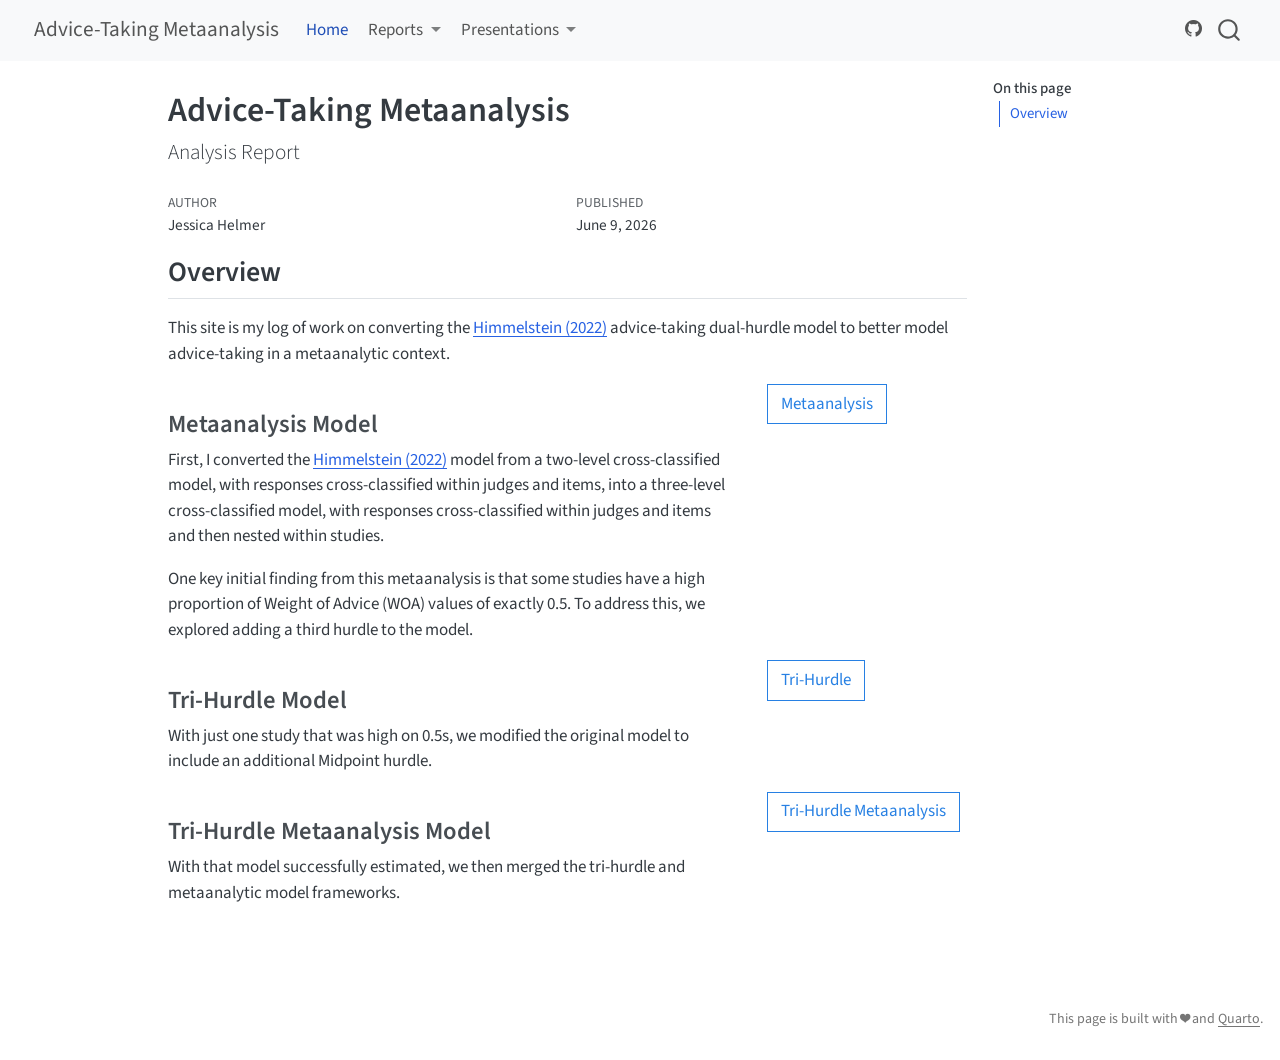
<file: docs/index.html>
<!DOCTYPE html>
<html xmlns="http://www.w3.org/1999/xhtml" lang="en" xml:lang="en"><head>

<meta charset="utf-8">
<meta name="generator" content="quarto-1.8.25">

<meta name="viewport" content="width=device-width, initial-scale=1.0, user-scalable=yes">

<meta name="author" content="Jessica Helmer">
<meta name="dcterms.date" content="2026-06-09">

<title>Advice-Taking Metaanalysis</title>
<style>
code{white-space: pre-wrap;}
span.smallcaps{font-variant: small-caps;}
div.columns{display: flex; gap: min(4vw, 1.5em);}
div.column{flex: auto; overflow-x: auto;}
div.hanging-indent{margin-left: 1.5em; text-indent: -1.5em;}
ul.task-list{list-style: none;}
ul.task-list li input[type="checkbox"] {
  width: 0.8em;
  margin: 0 0.8em 0.2em -1em; /* quarto-specific, see https://github.com/quarto-dev/quarto-cli/issues/4556 */ 
  vertical-align: middle;
}
</style>


<script src="site_libs/quarto-nav/quarto-nav.js"></script>
<script src="site_libs/quarto-nav/headroom.min.js"></script>
<script src="site_libs/clipboard/clipboard.min.js"></script>
<script src="site_libs/quarto-search/autocomplete.umd.js"></script>
<script src="site_libs/quarto-search/fuse.min.js"></script>
<script src="site_libs/quarto-search/quarto-search.js"></script>
<meta name="quarto:offset" content="./">
<script src="site_libs/quarto-html/quarto.js" type="module"></script>
<script src="site_libs/quarto-html/tabsets/tabsets.js" type="module"></script>
<script src="site_libs/quarto-html/axe/axe-check.js" type="module"></script>
<script src="site_libs/quarto-html/popper.min.js"></script>
<script src="site_libs/quarto-html/tippy.umd.min.js"></script>
<script src="site_libs/quarto-html/anchor.min.js"></script>
<link href="site_libs/quarto-html/tippy.css" rel="stylesheet">
<link href="site_libs/quarto-html/quarto-syntax-highlighting-7b89279ff1a6dce999919e0e67d4d9ec.css" rel="stylesheet" id="quarto-text-highlighting-styles">
<script src="site_libs/bootstrap/bootstrap.min.js"></script>
<link href="site_libs/bootstrap/bootstrap-icons.css" rel="stylesheet">
<link href="site_libs/bootstrap/bootstrap-e31584831b205ffbb2d98406f31c2a5b.min.css" rel="stylesheet" append-hash="true" id="quarto-bootstrap" data-mode="light">
<script id="quarto-search-options" type="application/json">{
  "location": "navbar",
  "copy-button": false,
  "collapse-after": 3,
  "panel-placement": "end",
  "type": "overlay",
  "limit": 50,
  "keyboard-shortcut": [
    "f",
    "/",
    "s"
  ],
  "show-item-context": false,
  "language": {
    "search-no-results-text": "No results",
    "search-matching-documents-text": "matching documents",
    "search-copy-link-title": "Copy link to search",
    "search-hide-matches-text": "Hide additional matches",
    "search-more-match-text": "more match in this document",
    "search-more-matches-text": "more matches in this document",
    "search-clear-button-title": "Clear",
    "search-text-placeholder": "",
    "search-detached-cancel-button-title": "Cancel",
    "search-submit-button-title": "Submit",
    "search-label": "Search"
  }
}</script>


<link rel="stylesheet" href="styles.css">
</head>

<body class="nav-fixed quarto-light">

<div id="quarto-search-results"></div>
  <header id="quarto-header" class="headroom fixed-top">
    <nav class="navbar navbar-expand-lg " data-bs-theme="dark">
      <div class="navbar-container container-fluid">
      <div class="navbar-brand-container mx-auto">
    <a href="./index.html" class="navbar-brand navbar-brand-logo">
    </a>
    <a class="navbar-brand" href="./index.html">
    <span class="navbar-title">Advice-Taking Metaanalysis</span>
    </a>
  </div>
            <div id="quarto-search" class="" title="Search"></div>
          <button class="navbar-toggler" type="button" data-bs-toggle="collapse" data-bs-target="#navbarCollapse" aria-controls="navbarCollapse" role="menu" aria-expanded="false" aria-label="Toggle navigation" onclick="if (window.quartoToggleHeadroom) { window.quartoToggleHeadroom(); }">
  <span class="navbar-toggler-icon"></span>
</button>
          <div class="collapse navbar-collapse" id="navbarCollapse">
            <ul class="navbar-nav navbar-nav-scroll me-auto">
  <li class="nav-item">
    <a class="nav-link active" href="./index.html" aria-current="page"> 
<span class="menu-text">Home</span></a>
  </li>  
  <li class="nav-item dropdown ">
    <a class="nav-link dropdown-toggle" href="#" id="nav-menu-reports" role="link" data-bs-toggle="dropdown" aria-expanded="false">
 <span class="menu-text">Reports</span>
    </a>
    <ul class="dropdown-menu" aria-labelledby="nav-menu-reports">    
        <li>
    <a class="dropdown-item" href="./reports/metaanalysis_report.html">
 <span class="dropdown-text">Metaanalysis Model</span></a>
  </li>  
        <li>
    <a class="dropdown-item" href="./reports/trihurdle_report.html">
 <span class="dropdown-text">Tri-Hurdle Model</span></a>
  </li>  
        <li>
    <a class="dropdown-item" href="./reports/tri-m_more-pred_report.html">
 <span class="dropdown-text">Tri-Hurdle Metaanalysis Model</span></a>
  </li>  
        <li>
    <a class="dropdown-item" href="./reports/thomas_trihurdle_report.html">
 <span class="dropdown-text">Thomas Tri-Hurdle Model</span></a>
  </li>  
    </ul>
  </li>
  <li class="nav-item dropdown ">
    <a class="nav-link dropdown-toggle" href="#" id="nav-menu-presentations" role="link" data-bs-toggle="dropdown" aria-expanded="false">
 <span class="menu-text">Presentations</span>
    </a>
    <ul class="dropdown-menu" aria-labelledby="nav-menu-presentations">    
        <li>
    <a class="dropdown-item" href="./presentations/TEAP_2026.html">
 <span class="dropdown-text">When and Why Advice-Taking Strategies Differ:</span></a>
  </li>  
        <li>
    <a class="dropdown-item" href="./presentations/M3_2026.html">
 <span class="dropdown-text">When and Why Advice-Taking Strategies Differ:</span></a>
  </li>  
    </ul>
  </li>
</ul>
          </div> <!-- /navcollapse -->
            <div class="quarto-navbar-tools">
    <a href="https://github.com/jhelmer3/advice-taking-metaanalysis" title="" class="quarto-navigation-tool px-1" aria-label=""><i class="bi bi-github"></i></a>
</div>
      </div> <!-- /container-fluid -->
    </nav>
</header>
<!-- content -->
<div id="quarto-content" class="quarto-container page-columns page-rows-contents page-layout-article page-navbar">
<!-- sidebar -->
<!-- margin-sidebar -->
    <div id="quarto-margin-sidebar" class="sidebar margin-sidebar">
        <nav id="TOC" role="doc-toc" class="toc-active">
    <h2 id="toc-title">On this page</h2>
   
  <ul>
  <li><a href="#overview" id="toc-overview" class="nav-link active" data-scroll-target="#overview">Overview</a></li>
  </ul>
</nav>
    </div>
<!-- main -->
<main class="content" id="quarto-document-content">

<header id="title-block-header" class="quarto-title-block default">
<div class="quarto-title">
<h1 class="title">Advice-Taking Metaanalysis</h1>
<p class="subtitle lead">Analysis Report</p>
</div>



<div class="quarto-title-meta">

    <div>
    <div class="quarto-title-meta-heading">Author</div>
    <div class="quarto-title-meta-contents">
             <p>Jessica Helmer </p>
          </div>
  </div>
    
    <div>
    <div class="quarto-title-meta-heading">Published</div>
    <div class="quarto-title-meta-contents">
      <p class="date">June 9, 2026</p>
    </div>
  </div>
  
    
  </div>
  


</header>


<section id="overview" class="level2">
<h2 class="anchored" data-anchor-id="overview">Overview</h2>
<p>This site is my log of work on converting the <a href="https://doi.org/10.1016/j.jmp.2022.102695">Himmelstein (2022)</a> advice-taking dual-hurdle model to better model advice-taking in a metaanalytic context.</p>
<div class="columns v-center-container">
<div class="column" style="width:70%;">
<section id="metaanalysis-model" class="level3">
<h3 class="anchored" data-anchor-id="metaanalysis-model">Metaanalysis Model</h3>
<p>First, I converted the <a href="https://doi.org/10.1016/j.jmp.2022.102695">Himmelstein (2022)</a> model from a two-level cross-classified model, with responses cross-classified within judges and items, into a three-level cross-classified model, with responses cross-classified within judges and items and then nested within studies.</p>
<p>One key initial finding from this metaanalysis is that some studies have a high proportion of Weight of Advice (WOA) values of exactly 0.5. To address this, we explored adding a third hurdle to the model.</p>
</section>
</div><div class="column" style="width:5%;">

</div><div class="column l-center-container" style="width:25%;">
<p><a href="./Reports/metaanalysis_report.qmd" class="btn btn-outline-primary" role="button">Metaanalysis</a></p>
</div>
</div>
<div class="columns v-center-container">
<div class="column" style="width:70%;">
<section id="tri-hurdle-model" class="level3">
<h3 class="anchored" data-anchor-id="tri-hurdle-model">Tri-Hurdle Model</h3>
<p>With just one study that was high on 0.5s, we modified the original model to include an additional Midpoint hurdle.</p>
</section>
</div><div class="column" style="width:5%;">

</div><div class="column l-center-container" style="width:25%;">
<p><a href="./Reports/trihurdle_report.qmd" class="btn btn-outline-primary" role="button">Tri-Hurdle</a></p>
</div>
</div>
<div class="columns v-center-container">
<div class="column" style="width:70%;">
<section id="tri-hurdle-metaanalysis-model" class="level3">
<h3 class="anchored" data-anchor-id="tri-hurdle-metaanalysis-model">Tri-Hurdle Metaanalysis Model</h3>
<p>With that model successfully estimated, we then merged the tri-hurdle and metaanalytic model frameworks.</p>
</section>
</div><div class="column" style="width:5%;">

</div><div class="column l-center-container" style="width:25%;">
<p><a href="./Reports/trihurdle-metaanalysis_report.qmd" class="btn btn-outline-primary" role="button">Tri-Hurdle Metaanalysis</a></p>
</div>
</div>


</section>

</main> <!-- /main -->
<script id="quarto-html-after-body" type="application/javascript">
  window.document.addEventListener("DOMContentLoaded", function (event) {
    const icon = "";
    const anchorJS = new window.AnchorJS();
    anchorJS.options = {
      placement: 'right',
      icon: icon
    };
    anchorJS.add('.anchored');
    const isCodeAnnotation = (el) => {
      for (const clz of el.classList) {
        if (clz.startsWith('code-annotation-')) {                     
          return true;
        }
      }
      return false;
    }
    const onCopySuccess = function(e) {
      // button target
      const button = e.trigger;
      // don't keep focus
      button.blur();
      // flash "checked"
      button.classList.add('code-copy-button-checked');
      var currentTitle = button.getAttribute("title");
      button.setAttribute("title", "Copied!");
      let tooltip;
      if (window.bootstrap) {
        button.setAttribute("data-bs-toggle", "tooltip");
        button.setAttribute("data-bs-placement", "left");
        button.setAttribute("data-bs-title", "Copied!");
        tooltip = new bootstrap.Tooltip(button, 
          { trigger: "manual", 
            customClass: "code-copy-button-tooltip",
            offset: [0, -8]});
        tooltip.show();    
      }
      setTimeout(function() {
        if (tooltip) {
          tooltip.hide();
          button.removeAttribute("data-bs-title");
          button.removeAttribute("data-bs-toggle");
          button.removeAttribute("data-bs-placement");
        }
        button.setAttribute("title", currentTitle);
        button.classList.remove('code-copy-button-checked');
      }, 1000);
      // clear code selection
      e.clearSelection();
    }
    const getTextToCopy = function(trigger) {
      const outerScaffold = trigger.parentElement.cloneNode(true);
      const codeEl = outerScaffold.querySelector('code');
      for (const childEl of codeEl.children) {
        if (isCodeAnnotation(childEl)) {
          childEl.remove();
        }
      }
      return codeEl.innerText;
    }
    const clipboard = new window.ClipboardJS('.code-copy-button:not([data-in-quarto-modal])', {
      text: getTextToCopy
    });
    clipboard.on('success', onCopySuccess);
    if (window.document.getElementById('quarto-embedded-source-code-modal')) {
      const clipboardModal = new window.ClipboardJS('.code-copy-button[data-in-quarto-modal]', {
        text: getTextToCopy,
        container: window.document.getElementById('quarto-embedded-source-code-modal')
      });
      clipboardModal.on('success', onCopySuccess);
    }
      var localhostRegex = new RegExp(/^(?:http|https):\/\/localhost\:?[0-9]*\//);
      var mailtoRegex = new RegExp(/^mailto:/);
        var filterRegex = new RegExp("https:\/\/jhelmer3\.github\.io\/advice-taking-metaanalysis\/");
      var isInternal = (href) => {
          return filterRegex.test(href) || localhostRegex.test(href) || mailtoRegex.test(href);
      }
      // Inspect non-navigation links and adorn them if external
     var links = window.document.querySelectorAll('a[href]:not(.nav-link):not(.navbar-brand):not(.toc-action):not(.sidebar-link):not(.sidebar-item-toggle):not(.pagination-link):not(.no-external):not([aria-hidden]):not(.dropdown-item):not(.quarto-navigation-tool):not(.about-link)');
      for (var i=0; i<links.length; i++) {
        const link = links[i];
        if (!isInternal(link.href)) {
          // undo the damage that might have been done by quarto-nav.js in the case of
          // links that we want to consider external
          if (link.dataset.originalHref !== undefined) {
            link.href = link.dataset.originalHref;
          }
        }
      }
    function tippyHover(el, contentFn, onTriggerFn, onUntriggerFn) {
      const config = {
        allowHTML: true,
        maxWidth: 500,
        delay: 100,
        arrow: false,
        appendTo: function(el) {
            return el.parentElement;
        },
        interactive: true,
        interactiveBorder: 10,
        theme: 'quarto',
        placement: 'bottom-start',
      };
      if (contentFn) {
        config.content = contentFn;
      }
      if (onTriggerFn) {
        config.onTrigger = onTriggerFn;
      }
      if (onUntriggerFn) {
        config.onUntrigger = onUntriggerFn;
      }
      window.tippy(el, config); 
    }
    const noterefs = window.document.querySelectorAll('a[role="doc-noteref"]');
    for (var i=0; i<noterefs.length; i++) {
      const ref = noterefs[i];
      tippyHover(ref, function() {
        // use id or data attribute instead here
        let href = ref.getAttribute('data-footnote-href') || ref.getAttribute('href');
        try { href = new URL(href).hash; } catch {}
        const id = href.replace(/^#\/?/, "");
        const note = window.document.getElementById(id);
        if (note) {
          return note.innerHTML;
        } else {
          return "";
        }
      });
    }
    const xrefs = window.document.querySelectorAll('a.quarto-xref');
    const processXRef = (id, note) => {
      // Strip column container classes
      const stripColumnClz = (el) => {
        el.classList.remove("page-full", "page-columns");
        if (el.children) {
          for (const child of el.children) {
            stripColumnClz(child);
          }
        }
      }
      stripColumnClz(note)
      if (id === null || id.startsWith('sec-')) {
        // Special case sections, only their first couple elements
        const container = document.createElement("div");
        if (note.children && note.children.length > 2) {
          container.appendChild(note.children[0].cloneNode(true));
          for (let i = 1; i < note.children.length; i++) {
            const child = note.children[i];
            if (child.tagName === "P" && child.innerText === "") {
              continue;
            } else {
              container.appendChild(child.cloneNode(true));
              break;
            }
          }
          if (window.Quarto?.typesetMath) {
            window.Quarto.typesetMath(container);
          }
          return container.innerHTML
        } else {
          if (window.Quarto?.typesetMath) {
            window.Quarto.typesetMath(note);
          }
          return note.innerHTML;
        }
      } else {
        // Remove any anchor links if they are present
        const anchorLink = note.querySelector('a.anchorjs-link');
        if (anchorLink) {
          anchorLink.remove();
        }
        if (window.Quarto?.typesetMath) {
          window.Quarto.typesetMath(note);
        }
        if (note.classList.contains("callout")) {
          return note.outerHTML;
        } else {
          return note.innerHTML;
        }
      }
    }
    for (var i=0; i<xrefs.length; i++) {
      const xref = xrefs[i];
      tippyHover(xref, undefined, function(instance) {
        instance.disable();
        let url = xref.getAttribute('href');
        let hash = undefined; 
        if (url.startsWith('#')) {
          hash = url;
        } else {
          try { hash = new URL(url).hash; } catch {}
        }
        if (hash) {
          const id = hash.replace(/^#\/?/, "");
          const note = window.document.getElementById(id);
          if (note !== null) {
            try {
              const html = processXRef(id, note.cloneNode(true));
              instance.setContent(html);
            } finally {
              instance.enable();
              instance.show();
            }
          } else {
            // See if we can fetch this
            fetch(url.split('#')[0])
            .then(res => res.text())
            .then(html => {
              const parser = new DOMParser();
              const htmlDoc = parser.parseFromString(html, "text/html");
              const note = htmlDoc.getElementById(id);
              if (note !== null) {
                const html = processXRef(id, note);
                instance.setContent(html);
              } 
            }).finally(() => {
              instance.enable();
              instance.show();
            });
          }
        } else {
          // See if we can fetch a full url (with no hash to target)
          // This is a special case and we should probably do some content thinning / targeting
          fetch(url)
          .then(res => res.text())
          .then(html => {
            const parser = new DOMParser();
            const htmlDoc = parser.parseFromString(html, "text/html");
            const note = htmlDoc.querySelector('main.content');
            if (note !== null) {
              // This should only happen for chapter cross references
              // (since there is no id in the URL)
              // remove the first header
              if (note.children.length > 0 && note.children[0].tagName === "HEADER") {
                note.children[0].remove();
              }
              const html = processXRef(null, note);
              instance.setContent(html);
            } 
          }).finally(() => {
            instance.enable();
            instance.show();
          });
        }
      }, function(instance) {
      });
    }
        let selectedAnnoteEl;
        const selectorForAnnotation = ( cell, annotation) => {
          let cellAttr = 'data-code-cell="' + cell + '"';
          let lineAttr = 'data-code-annotation="' +  annotation + '"';
          const selector = 'span[' + cellAttr + '][' + lineAttr + ']';
          return selector;
        }
        const selectCodeLines = (annoteEl) => {
          const doc = window.document;
          const targetCell = annoteEl.getAttribute("data-target-cell");
          const targetAnnotation = annoteEl.getAttribute("data-target-annotation");
          const annoteSpan = window.document.querySelector(selectorForAnnotation(targetCell, targetAnnotation));
          const lines = annoteSpan.getAttribute("data-code-lines").split(",");
          const lineIds = lines.map((line) => {
            return targetCell + "-" + line;
          })
          let top = null;
          let height = null;
          let parent = null;
          if (lineIds.length > 0) {
              //compute the position of the single el (top and bottom and make a div)
              const el = window.document.getElementById(lineIds[0]);
              top = el.offsetTop;
              height = el.offsetHeight;
              parent = el.parentElement.parentElement;
            if (lineIds.length > 1) {
              const lastEl = window.document.getElementById(lineIds[lineIds.length - 1]);
              const bottom = lastEl.offsetTop + lastEl.offsetHeight;
              height = bottom - top;
            }
            if (top !== null && height !== null && parent !== null) {
              // cook up a div (if necessary) and position it 
              let div = window.document.getElementById("code-annotation-line-highlight");
              if (div === null) {
                div = window.document.createElement("div");
                div.setAttribute("id", "code-annotation-line-highlight");
                div.style.position = 'absolute';
                parent.appendChild(div);
              }
              div.style.top = top - 2 + "px";
              div.style.height = height + 4 + "px";
              div.style.left = 0;
              let gutterDiv = window.document.getElementById("code-annotation-line-highlight-gutter");
              if (gutterDiv === null) {
                gutterDiv = window.document.createElement("div");
                gutterDiv.setAttribute("id", "code-annotation-line-highlight-gutter");
                gutterDiv.style.position = 'absolute';
                const codeCell = window.document.getElementById(targetCell);
                const gutter = codeCell.querySelector('.code-annotation-gutter');
                gutter.appendChild(gutterDiv);
              }
              gutterDiv.style.top = top - 2 + "px";
              gutterDiv.style.height = height + 4 + "px";
            }
            selectedAnnoteEl = annoteEl;
          }
        };
        const unselectCodeLines = () => {
          const elementsIds = ["code-annotation-line-highlight", "code-annotation-line-highlight-gutter"];
          elementsIds.forEach((elId) => {
            const div = window.document.getElementById(elId);
            if (div) {
              div.remove();
            }
          });
          selectedAnnoteEl = undefined;
        };
          // Handle positioning of the toggle
      window.addEventListener(
        "resize",
        throttle(() => {
          elRect = undefined;
          if (selectedAnnoteEl) {
            selectCodeLines(selectedAnnoteEl);
          }
        }, 10)
      );
      function throttle(fn, ms) {
      let throttle = false;
      let timer;
        return (...args) => {
          if(!throttle) { // first call gets through
              fn.apply(this, args);
              throttle = true;
          } else { // all the others get throttled
              if(timer) clearTimeout(timer); // cancel #2
              timer = setTimeout(() => {
                fn.apply(this, args);
                timer = throttle = false;
              }, ms);
          }
        };
      }
        // Attach click handler to the DT
        const annoteDls = window.document.querySelectorAll('dt[data-target-cell]');
        for (const annoteDlNode of annoteDls) {
          annoteDlNode.addEventListener('click', (event) => {
            const clickedEl = event.target;
            if (clickedEl !== selectedAnnoteEl) {
              unselectCodeLines();
              const activeEl = window.document.querySelector('dt[data-target-cell].code-annotation-active');
              if (activeEl) {
                activeEl.classList.remove('code-annotation-active');
              }
              selectCodeLines(clickedEl);
              clickedEl.classList.add('code-annotation-active');
            } else {
              // Unselect the line
              unselectCodeLines();
              clickedEl.classList.remove('code-annotation-active');
            }
          });
        }
    const findCites = (el) => {
      const parentEl = el.parentElement;
      if (parentEl) {
        const cites = parentEl.dataset.cites;
        if (cites) {
          return {
            el,
            cites: cites.split(' ')
          };
        } else {
          return findCites(el.parentElement)
        }
      } else {
        return undefined;
      }
    };
    var bibliorefs = window.document.querySelectorAll('a[role="doc-biblioref"]');
    for (var i=0; i<bibliorefs.length; i++) {
      const ref = bibliorefs[i];
      const citeInfo = findCites(ref);
      if (citeInfo) {
        tippyHover(citeInfo.el, function() {
          var popup = window.document.createElement('div');
          citeInfo.cites.forEach(function(cite) {
            var citeDiv = window.document.createElement('div');
            citeDiv.classList.add('hanging-indent');
            citeDiv.classList.add('csl-entry');
            var biblioDiv = window.document.getElementById('ref-' + cite);
            if (biblioDiv) {
              citeDiv.innerHTML = biblioDiv.innerHTML;
            }
            popup.appendChild(citeDiv);
          });
          return popup.innerHTML;
        });
      }
    }
  });
  </script>
</div> <!-- /content -->
<footer class="footer">
  <div class="nav-footer">
    <div class="nav-footer-left">
      &nbsp;
    </div>   
    <div class="nav-footer-center">
      &nbsp;
    </div>
    <div class="nav-footer-right">
<p>This page is built with ❤️ and <a href="https://quarto.org/">Quarto</a>.</p>
</div>
  </div>
</footer>




</body></html>
</file>
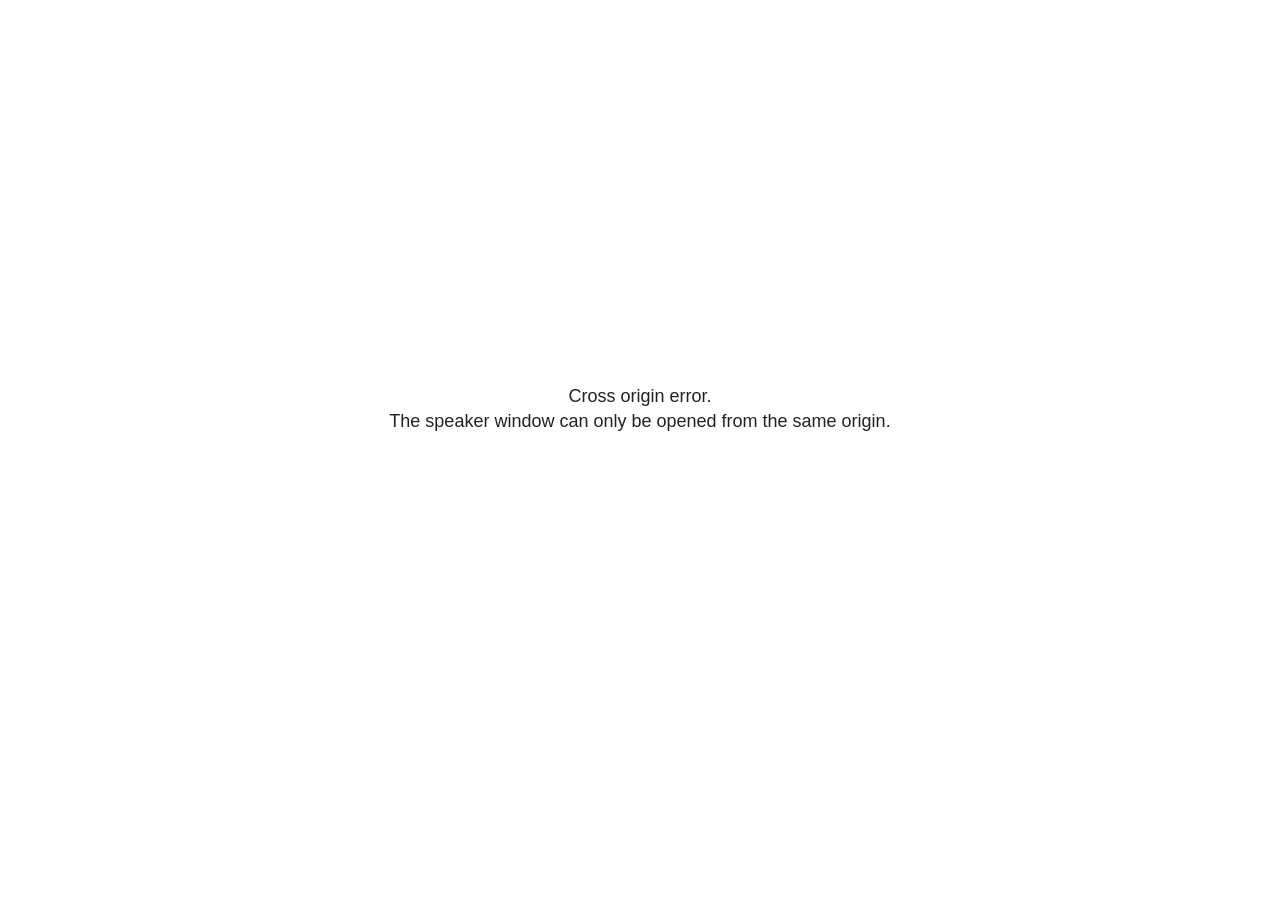
<file: docs/site_libs/revealjs/plugin/notes/speaker-view.html>
<!--
	NOTE: You need to build the notes plugin after making changes to this file.
-->
<html lang="en">
	<head>
		<meta charset="utf-8">

		<title>reveal.js - Speaker View</title>

		<style>
			body {
				font-family: Helvetica;
				font-size: 18px;
			}

			#current-slide,
			#upcoming-slide,
			#speaker-controls {
				padding: 6px;
				box-sizing: border-box;
				-moz-box-sizing: border-box;
			}

			#current-slide iframe,
			#upcoming-slide iframe {
				width: 100%;
				height: 100%;
				border: 1px solid #ddd;
			}

			#current-slide .label,
			#upcoming-slide .label {
				position: absolute;
				top: 10px;
				left: 10px;
				z-index: 2;
			}

			#connection-status {
				position: absolute;
				top: 0;
				left: 0;
				width: 100%;
				height: 100%;
				z-index: 20;
				padding: 30% 20% 20% 20%;
				font-size: 18px;
				color: #222;
				background: #fff;
				text-align: center;
				box-sizing: border-box;
				line-height: 1.4;
			}

			.overlay-element {
				height: 34px;
				line-height: 34px;
				padding: 0 10px;
				text-shadow: none;
				background: rgba( 220, 220, 220, 0.8 );
				color: #222;
				font-size: 14px;
			}

			.overlay-element.interactive:hover {
				background: rgba( 220, 220, 220, 1 );
			}

			#current-slide {
				position: absolute;
				width: 60%;
				height: 100%;
				top: 0;
				left: 0;
				padding-right: 0;
			}

			#upcoming-slide {
				position: absolute;
				width: 40%;
				height: 40%;
				right: 0;
				top: 0;
			}

			/* Speaker controls */
			#speaker-controls {
				position: absolute;
				top: 40%;
				right: 0;
				width: 40%;
				height: 60%;
				overflow: auto;
				font-size: 18px;
			}

				.speaker-controls-time.hidden,
				.speaker-controls-notes.hidden {
					display: none;
				}

				.speaker-controls-time .label,
				.speaker-controls-pace .label,
				.speaker-controls-notes .label {
					text-transform: uppercase;
					font-weight: normal;
					font-size: 0.66em;
					color: #666;
					margin: 0;
				}

				.speaker-controls-time, .speaker-controls-pace {
					border-bottom: 1px solid rgba( 200, 200, 200, 0.5 );
					margin-bottom: 10px;
					padding: 10px 16px;
					padding-bottom: 20px;
					cursor: pointer;
				}

				.speaker-controls-time .reset-button {
					opacity: 0;
					float: right;
					color: #666;
					text-decoration: none;
				}
				.speaker-controls-time:hover .reset-button {
					opacity: 1;
				}

				.speaker-controls-time .timer,
				.speaker-controls-time .clock {
					width: 50%;
				}

				.speaker-controls-time .timer,
				.speaker-controls-time .clock,
				.speaker-controls-time .pacing .hours-value,
				.speaker-controls-time .pacing .minutes-value,
				.speaker-controls-time .pacing .seconds-value {
					font-size: 1.9em;
				}

				.speaker-controls-time .timer {
					float: left;
				}

				.speaker-controls-time .clock {
					float: right;
					text-align: right;
				}

				.speaker-controls-time span.mute {
					opacity: 0.3;
				}

				.speaker-controls-time .pacing-title {
					margin-top: 5px;
				}

				.speaker-controls-time .pacing.ahead {
					color: blue;
				}

				.speaker-controls-time .pacing.on-track {
					color: green;
				}

				.speaker-controls-time .pacing.behind {
					color: red;
				}

				.speaker-controls-notes {
					padding: 10px 16px;
				}

				.speaker-controls-notes .value {
					margin-top: 5px;
					line-height: 1.4;
					font-size: 1.2em;
				}

			/* Layout selector */
			#speaker-layout {
				position: absolute;
				top: 10px;
				right: 10px;
				color: #222;
				z-index: 10;
			}
				#speaker-layout select {
					position: absolute;
					width: 100%;
					height: 100%;
					top: 0;
					left: 0;
					border: 0;
					box-shadow: 0;
					cursor: pointer;
					opacity: 0;

					font-size: 1em;
					background-color: transparent;

					-moz-appearance: none;
					-webkit-appearance: none;
					-webkit-tap-highlight-color: rgba(0, 0, 0, 0);
				}

				#speaker-layout select:focus {
					outline: none;
					box-shadow: none;
				}

			.clear {
				clear: both;
			}

			/* Speaker layout: Wide */
			body[data-speaker-layout="wide"] #current-slide,
			body[data-speaker-layout="wide"] #upcoming-slide {
				width: 50%;
				height: 45%;
				padding: 6px;
			}

			body[data-speaker-layout="wide"] #current-slide {
				top: 0;
				left: 0;
			}

			body[data-speaker-layout="wide"] #upcoming-slide {
				top: 0;
				left: 50%;
			}

			body[data-speaker-layout="wide"] #speaker-controls {
				top: 45%;
				left: 0;
				width: 100%;
				height: 50%;
				font-size: 1.25em;
			}

			/* Speaker layout: Tall */
			body[data-speaker-layout="tall"] #current-slide,
			body[data-speaker-layout="tall"] #upcoming-slide {
				width: 45%;
				height: 50%;
				padding: 6px;
			}

			body[data-speaker-layout="tall"] #current-slide {
				top: 0;
				left: 0;
			}

			body[data-speaker-layout="tall"] #upcoming-slide {
				top: 50%;
				left: 0;
			}

			body[data-speaker-layout="tall"] #speaker-controls {
				padding-top: 40px;
				top: 0;
				left: 45%;
				width: 55%;
				height: 100%;
				font-size: 1.25em;
			}

			/* Speaker layout: Notes only */
			body[data-speaker-layout="notes-only"] #current-slide,
			body[data-speaker-layout="notes-only"] #upcoming-slide {
				display: none;
			}

			body[data-speaker-layout="notes-only"] #speaker-controls {
				padding-top: 40px;
				top: 0;
				left: 0;
				width: 100%;
				height: 100%;
				font-size: 1.25em;
			}

			@media screen and (max-width: 1080px) {
				body[data-speaker-layout="default"] #speaker-controls {
					font-size: 16px;
				}
			}

			@media screen and (max-width: 900px) {
				body[data-speaker-layout="default"] #speaker-controls {
					font-size: 14px;
				}
			}

			@media screen and (max-width: 800px) {
				body[data-speaker-layout="default"] #speaker-controls {
					font-size: 12px;
				}
			}

		</style>
	</head>

	<body>

		<div id="connection-status">Loading speaker view...</div>

		<div id="current-slide"></div>
		<div id="upcoming-slide"><span class="overlay-element label">Upcoming</span></div>
		<div id="speaker-controls">
			<div class="speaker-controls-time">
				<h4 class="label">Time <span class="reset-button">Click to Reset</span></h4>
				<div class="clock">
					<span class="clock-value">0:00 AM</span>
				</div>
				<div class="timer">
					<span class="hours-value">00</span><span class="minutes-value">:00</span><span class="seconds-value">:00</span>
				</div>
				<div class="clear"></div>

				<h4 class="label pacing-title" style="display: none">Pacing – Time to finish current slide</h4>
				<div class="pacing" style="display: none">
					<span class="hours-value">00</span><span class="minutes-value">:00</span><span class="seconds-value">:00</span>
				</div>
			</div>

			<div class="speaker-controls-notes hidden">
				<h4 class="label">Notes</h4>
				<div class="value"></div>
			</div>
		</div>
		<div id="speaker-layout" class="overlay-element interactive">
			<span class="speaker-layout-label"></span>
			<select class="speaker-layout-dropdown"></select>
		</div>

		<script>

			(function() {

				var notes,
					notesValue,
					currentState,
					currentSlide,
					upcomingSlide,
					layoutLabel,
					layoutDropdown,
					pendingCalls = {},
					lastRevealApiCallId = 0,
					connected = false

				var connectionStatus = document.querySelector( '#connection-status' );

				var SPEAKER_LAYOUTS = {
					'default': 'Default',
					'wide': 'Wide',
					'tall': 'Tall',
					'notes-only': 'Notes only'
				};

				setupLayout();

				let openerOrigin;

				try {
					openerOrigin = window.opener.location.origin;
				}
				catch ( error ) { console.warn( error ) }

				// In order to prevent XSS, the speaker view will only run if its
				// opener has the same origin as itself
				if( window.location.origin !== openerOrigin ) {
					connectionStatus.innerHTML = 'Cross origin error.<br>The speaker window can only be opened from the same origin.';
					return;
				}

				var connectionTimeout = setTimeout( function() {
					connectionStatus.innerHTML = 'Error connecting to main window.<br>Please try closing and reopening the speaker view.';
				}, 5000 );

				window.addEventListener( 'message', function( event ) {

					// Validate the origin of all messages to avoid parsing messages
					// that aren't meant for us. Ignore when running off file:// so
					// that the speaker view continues to work without a web server.
					if( window.location.origin !== event.origin && window.location.origin !== 'file://' ) {
						return
					}

					clearTimeout( connectionTimeout );
					connectionStatus.style.display = 'none';

					var data = JSON.parse( event.data );

					// The overview mode is only useful to the reveal.js instance
					// where navigation occurs so we don't sync it
					if( data.state ) delete data.state.overview;

					// Messages sent by the notes plugin inside of the main window
					if( data && data.namespace === 'reveal-notes' ) {
						if( data.type === 'connect' ) {
							handleConnectMessage( data );
						}
						else if( data.type === 'state' ) {
							handleStateMessage( data );
						}
						else if( data.type === 'return' ) {
							pendingCalls[data.callId](data.result);
							delete pendingCalls[data.callId];
						}
					}
					// Messages sent by the reveal.js inside of the current slide preview
					else if( data && data.namespace === 'reveal' ) {
						if( /ready/.test( data.eventName ) ) {
							// Send a message back to notify that the handshake is complete
							window.opener.postMessage( JSON.stringify({ namespace: 'reveal-notes', type: 'connected'} ), '*' );
						}
						else if( /slidechanged|fragmentshown|fragmenthidden|paused|resumed/.test( data.eventName ) && currentState !== JSON.stringify( data.state ) ) {

							dispatchStateToMainWindow( data.state );

						}
					}

				} );

				/**
				 * Updates the presentation in the main window to match the state
				 * of the presentation in the notes window.
				 */
				const dispatchStateToMainWindow = debounce(( state ) => {
					window.opener.postMessage( JSON.stringify({ method: 'setState', args: [ state ]} ), '*' );
				}, 500);

				/**
				 * Asynchronously calls the Reveal.js API of the main frame.
				 */
				function callRevealApi( methodName, methodArguments, callback ) {

					var callId = ++lastRevealApiCallId;
					pendingCalls[callId] = callback;
					window.opener.postMessage( JSON.stringify( {
						namespace: 'reveal-notes',
						type: 'call',
						callId: callId,
						methodName: methodName,
						arguments: methodArguments
					} ), '*' );

				}

				/**
				 * Called when the main window is trying to establish a
				 * connection.
				 */
				function handleConnectMessage( data ) {

					if( connected === false ) {
						connected = true;

						setupIframes( data );
						setupKeyboard();
						setupNotes();
						setupTimer();
						setupHeartbeat();
					}

				}

				/**
				 * Called when the main window sends an updated state.
				 */
				function handleStateMessage( data ) {

					// Store the most recently set state to avoid circular loops
					// applying the same state
					currentState = JSON.stringify( data.state );

					// No need for updating the notes in case of fragment changes
					if ( data.notes ) {
						notes.classList.remove( 'hidden' );
						notesValue.style.whiteSpace = data.whitespace;
						if( data.markdown ) {
							notesValue.innerHTML = marked( data.notes );
						}
						else {
							notesValue.innerHTML = data.notes;
						}
					}
					else {
						notes.classList.add( 'hidden' );
					}

					// Update the note slides
					currentSlide.contentWindow.postMessage( JSON.stringify({ method: 'setState', args: [ data.state ] }), '*' );
					upcomingSlide.contentWindow.postMessage( JSON.stringify({ method: 'setState', args: [ data.state ] }), '*' );
					upcomingSlide.contentWindow.postMessage( JSON.stringify({ method: 'next' }), '*' );

				}

				// Limit to max one state update per X ms
				handleStateMessage = debounce( handleStateMessage, 200 );

				/**
				 * Forward keyboard events to the current slide window.
				 * This enables keyboard events to work even if focus
				 * isn't set on the current slide iframe.
				 *
				 * Block F5 default handling, it reloads and disconnects
				 * the speaker notes window.
				 */
				function setupKeyboard() {

					document.addEventListener( 'keydown', function( event ) {
						if( event.keyCode === 116 || ( event.metaKey && event.keyCode === 82 ) ) {
							event.preventDefault();
							return false;
						}
						currentSlide.contentWindow.postMessage( JSON.stringify({ method: 'triggerKey', args: [ event.keyCode ] }), '*' );
					} );

				}

				/**
				 * Creates the preview iframes.
				 */
				function setupIframes( data ) {

					var params = [
						'receiver',
						'progress=false',
						'history=false',
						'transition=none',
						'autoSlide=0',
						'backgroundTransition=none'
					].join( '&' );

					var urlSeparator = /\?/.test(data.url) ? '&' : '?';
					var hash = '#/' + data.state.indexh + '/' + data.state.indexv;
					var currentURL = data.url + urlSeparator + params + '&scrollActivationWidth=false&postMessageEvents=true' + hash;
					var upcomingURL = data.url + urlSeparator + params + '&scrollActivationWidth=false&controls=false' + hash;

					currentSlide = document.createElement( 'iframe' );
					currentSlide.setAttribute( 'width', 1280 );
					currentSlide.setAttribute( 'height', 1024 );
					currentSlide.setAttribute( 'src', currentURL );
					document.querySelector( '#current-slide' ).appendChild( currentSlide );

					upcomingSlide = document.createElement( 'iframe' );
					upcomingSlide.setAttribute( 'width', 640 );
					upcomingSlide.setAttribute( 'height', 512 );
					upcomingSlide.setAttribute( 'src', upcomingURL );
					document.querySelector( '#upcoming-slide' ).appendChild( upcomingSlide );

				}

				/**
				 * Setup the notes UI.
				 */
				function setupNotes() {

					notes = document.querySelector( '.speaker-controls-notes' );
					notesValue = document.querySelector( '.speaker-controls-notes .value' );

				}

				/**
				 * We send out a heartbeat at all times to ensure we can
				 * reconnect with the main presentation window after reloads.
				 */
				function setupHeartbeat() {

					setInterval( () => {
						window.opener.postMessage( JSON.stringify({ namespace: 'reveal-notes', type: 'heartbeat'} ), '*' );
					}, 1000 );

				}

				function getTimings( callback ) {

					callRevealApi( 'getSlidesAttributes', [], function ( slideAttributes ) {
						callRevealApi( 'getConfig', [], function ( config ) {
							var totalTime = config.totalTime;
							var minTimePerSlide = config.minimumTimePerSlide || 0;
							var defaultTiming = config.defaultTiming;
							if ((defaultTiming == null) && (totalTime == null)) {
								callback(null);
								return;
							}
							// Setting totalTime overrides defaultTiming
							if (totalTime) {
								defaultTiming = 0;
							}
							var timings = [];
							for ( var i in slideAttributes ) {
								var slide = slideAttributes[ i ];
								var timing = defaultTiming;
								if( slide.hasOwnProperty( 'data-timing' )) {
									var t = slide[ 'data-timing' ];
									timing = parseInt(t);
									if( isNaN(timing) ) {
										console.warn("Could not parse timing '" + t + "' of slide " + i + "; using default of " + defaultTiming);
										timing = defaultTiming;
									}
								}
								timings.push(timing);
							}
							if ( totalTime ) {
								// After we've allocated time to individual slides, we summarize it and
								// subtract it from the total time
								var remainingTime = totalTime - timings.reduce( function(a, b) { return a + b; }, 0 );
								// The remaining time is divided by the number of slides that have 0 seconds
								// allocated at the moment, giving the average time-per-slide on the remaining slides
								var remainingSlides = (timings.filter( function(x) { return x == 0 }) ).length
								var timePerSlide = Math.round( remainingTime / remainingSlides, 0 )
								// And now we replace every zero-value timing with that average
								timings = timings.map( function(x) { return (x==0 ? timePerSlide : x) } );
							}
							var slidesUnderMinimum = timings.filter( function(x) { return (x < minTimePerSlide) } ).length
							if ( slidesUnderMinimum ) {
								message = "The pacing time for " + slidesUnderMinimum + " slide(s) is under the configured minimum of " + minTimePerSlide + " seconds. Check the data-timing attribute on individual slides, or consider increasing the totalTime or minimumTimePerSlide configuration options (or removing some slides).";
								alert(message);
							}
							callback( timings );
						} );
					} );

				}

				/**
				 * Return the number of seconds allocated for presenting
				 * all slides up to and including this one.
				 */
				function getTimeAllocated( timings, callback ) {

					callRevealApi( 'getSlidePastCount', [], function ( currentSlide ) {
						var allocated = 0;
						for (var i in timings.slice(0, currentSlide + 1)) {
							allocated += timings[i];
						}
						callback( allocated );
					} );

				}

				/**
				 * Create the timer and clock and start updating them
				 * at an interval.
				 */
				function setupTimer() {

					var start = new Date(),
					timeEl = document.querySelector( '.speaker-controls-time' ),
					clockEl = timeEl.querySelector( '.clock-value' ),
					hoursEl = timeEl.querySelector( '.hours-value' ),
					minutesEl = timeEl.querySelector( '.minutes-value' ),
					secondsEl = timeEl.querySelector( '.seconds-value' ),
					pacingTitleEl = timeEl.querySelector( '.pacing-title' ),
					pacingEl = timeEl.querySelector( '.pacing' ),
					pacingHoursEl = pacingEl.querySelector( '.hours-value' ),
					pacingMinutesEl = pacingEl.querySelector( '.minutes-value' ),
					pacingSecondsEl = pacingEl.querySelector( '.seconds-value' );

					var timings = null;
					getTimings( function ( _timings ) {

						timings = _timings;
						if (_timings !== null) {
							pacingTitleEl.style.removeProperty('display');
							pacingEl.style.removeProperty('display');
						}

						// Update once directly
						_updateTimer();

						// Then update every second
						setInterval( _updateTimer, 1000 );

					} );


					function _resetTimer() {

						if (timings == null) {
							start = new Date();
							_updateTimer();
						}
						else {
							// Reset timer to beginning of current slide
							getTimeAllocated( timings, function ( slideEndTimingSeconds ) {
								var slideEndTiming = slideEndTimingSeconds * 1000;
								callRevealApi( 'getSlidePastCount', [], function ( currentSlide ) {
									var currentSlideTiming = timings[currentSlide] * 1000;
									var previousSlidesTiming = slideEndTiming - currentSlideTiming;
									var now = new Date();
									start = new Date(now.getTime() - previousSlidesTiming);
									_updateTimer();
								} );
							} );
						}

					}

					timeEl.addEventListener( 'click', function() {
						_resetTimer();
						return false;
					} );

					function _displayTime( hrEl, minEl, secEl, time) {

						var sign = Math.sign(time) == -1 ? "-" : "";
						time = Math.abs(Math.round(time / 1000));
						var seconds = time % 60;
						var minutes = Math.floor( time / 60 ) % 60 ;
						var hours = Math.floor( time / ( 60 * 60 )) ;
						hrEl.innerHTML = sign + zeroPadInteger( hours );
						if (hours == 0) {
							hrEl.classList.add( 'mute' );
						}
						else {
							hrEl.classList.remove( 'mute' );
						}
						minEl.innerHTML = ':' + zeroPadInteger( minutes );
						if (hours == 0 && minutes == 0) {
							minEl.classList.add( 'mute' );
						}
						else {
							minEl.classList.remove( 'mute' );
						}
						secEl.innerHTML = ':' + zeroPadInteger( seconds );
					}

					function _updateTimer() {

						var diff, hours, minutes, seconds,
						now = new Date();

						diff = now.getTime() - start.getTime();

						clockEl.innerHTML = now.toLocaleTimeString( 'en-US', { hour12: true, hour: '2-digit', minute:'2-digit' } );
						_displayTime( hoursEl, minutesEl, secondsEl, diff );
						if (timings !== null) {
							_updatePacing(diff);
						}

					}

					function _updatePacing(diff) {

						getTimeAllocated( timings, function ( slideEndTimingSeconds ) {
							var slideEndTiming = slideEndTimingSeconds * 1000;

							callRevealApi( 'getSlidePastCount', [], function ( currentSlide ) {
								var currentSlideTiming = timings[currentSlide] * 1000;
								var timeLeftCurrentSlide = slideEndTiming - diff;
								if (timeLeftCurrentSlide < 0) {
									pacingEl.className = 'pacing behind';
								}
								else if (timeLeftCurrentSlide < currentSlideTiming) {
									pacingEl.className = 'pacing on-track';
								}
								else {
									pacingEl.className = 'pacing ahead';
								}
								_displayTime( pacingHoursEl, pacingMinutesEl, pacingSecondsEl, timeLeftCurrentSlide );
							} );
						} );
					}

				}

				/**
				 * Sets up the speaker view layout and layout selector.
				 */
				function setupLayout() {

					layoutDropdown = document.querySelector( '.speaker-layout-dropdown' );
					layoutLabel = document.querySelector( '.speaker-layout-label' );

					// Render the list of available layouts
					for( var id in SPEAKER_LAYOUTS ) {
						var option = document.createElement( 'option' );
						option.setAttribute( 'value', id );
						option.textContent = SPEAKER_LAYOUTS[ id ];
						layoutDropdown.appendChild( option );
					}

					// Monitor the dropdown for changes
					layoutDropdown.addEventListener( 'change', function( event ) {

						setLayout( layoutDropdown.value );

					}, false );

					// Restore any currently persisted layout
					setLayout( getLayout() );

				}

				/**
				 * Sets a new speaker view layout. The layout is persisted
				 * in local storage.
				 */
				function setLayout( value ) {

					var title = SPEAKER_LAYOUTS[ value ];

					layoutLabel.innerHTML = 'Layout' + ( title ? ( ': ' + title ) : '' );
					layoutDropdown.value = value;

					document.body.setAttribute( 'data-speaker-layout', value );

					// Persist locally
					if( supportsLocalStorage() ) {
						window.localStorage.setItem( 'reveal-speaker-layout', value );
					}

				}

				/**
				 * Returns the ID of the most recently set speaker layout
				 * or our default layout if none has been set.
				 */
				function getLayout() {

					if( supportsLocalStorage() ) {
						var layout = window.localStorage.getItem( 'reveal-speaker-layout' );
						if( layout ) {
							return layout;
						}
					}

					// Default to the first record in the layouts hash
					for( var id in SPEAKER_LAYOUTS ) {
						return id;
					}

				}

				function supportsLocalStorage() {

					try {
						localStorage.setItem('test', 'test');
						localStorage.removeItem('test');
						return true;
					}
					catch( e ) {
						return false;
					}

				}

				function zeroPadInteger( num ) {

					var str = '00' + parseInt( num );
					return str.substring( str.length - 2 );

				}

				/**
				 * Limits the frequency at which a function can be called.
				 */
				function debounce( fn, ms ) {

					var lastTime = 0,
						timeout;

					return function() {

						var args = arguments;
						var context = this;

						clearTimeout( timeout );

						var timeSinceLastCall = Date.now() - lastTime;
						if( timeSinceLastCall > ms ) {
							fn.apply( context, args );
							lastTime = Date.now();
						}
						else {
							timeout = setTimeout( function() {
								fn.apply( context, args );
								lastTime = Date.now();
							}, ms - timeSinceLastCall );
						}

					}

				}

			})();

		</script>
	</body>
</html>
</file>
<file: docs/site_libs/quarto-html/tippy.css>
.tippy-box[data-animation=fade][data-state=hidden]{opacity:0}[data-tippy-root]{max-width:calc(100vw - 10px)}.tippy-box{position:relative;background-color:#333;color:#fff;border-radius:4px;font-size:14px;line-height:1.4;white-space:normal;outline:0;transition-property:transform,visibility,opacity}.tippy-box[data-placement^=top]>.tippy-arrow{bottom:0}.tippy-box[data-placement^=top]>.tippy-arrow:before{bottom:-7px;left:0;border-width:8px 8px 0;border-top-color:initial;transform-origin:center top}.tippy-box[data-placement^=bottom]>.tippy-arrow{top:0}.tippy-box[data-placement^=bottom]>.tippy-arrow:before{top:-7px;left:0;border-width:0 8px 8px;border-bottom-color:initial;transform-origin:center bottom}.tippy-box[data-placement^=left]>.tippy-arrow{right:0}.tippy-box[data-placement^=left]>.tippy-arrow:before{border-width:8px 0 8px 8px;border-left-color:initial;right:-7px;transform-origin:center left}.tippy-box[data-placement^=right]>.tippy-arrow{left:0}.tippy-box[data-placement^=right]>.tippy-arrow:before{left:-7px;border-width:8px 8px 8px 0;border-right-color:initial;transform-origin:center right}.tippy-box[data-inertia][data-state=visible]{transition-timing-function:cubic-bezier(.54,1.5,.38,1.11)}.tippy-arrow{width:16px;height:16px;color:#333}.tippy-arrow:before{content:"";position:absolute;border-color:transparent;border-style:solid}.tippy-content{position:relative;padding:5px 9px;z-index:1}
</file>
<file: docs/site_libs/quarto-html/quarto-syntax-highlighting-7b89279ff1a6dce999919e0e67d4d9ec.css>
/* quarto syntax highlight colors */
:root {
  --quarto-hl-ot-color: #003B4F;
  --quarto-hl-at-color: #657422;
  --quarto-hl-ss-color: #20794D;
  --quarto-hl-an-color: #5E5E5E;
  --quarto-hl-fu-color: #4758AB;
  --quarto-hl-st-color: #20794D;
  --quarto-hl-cf-color: #003B4F;
  --quarto-hl-op-color: #5E5E5E;
  --quarto-hl-er-color: #AD0000;
  --quarto-hl-bn-color: #AD0000;
  --quarto-hl-al-color: #AD0000;
  --quarto-hl-va-color: #111111;
  --quarto-hl-bu-color: inherit;
  --quarto-hl-ex-color: inherit;
  --quarto-hl-pp-color: #AD0000;
  --quarto-hl-in-color: #5E5E5E;
  --quarto-hl-vs-color: #20794D;
  --quarto-hl-wa-color: #5E5E5E;
  --quarto-hl-do-color: #5E5E5E;
  --quarto-hl-im-color: #00769E;
  --quarto-hl-ch-color: #20794D;
  --quarto-hl-dt-color: #AD0000;
  --quarto-hl-fl-color: #AD0000;
  --quarto-hl-co-color: #5E5E5E;
  --quarto-hl-cv-color: #5E5E5E;
  --quarto-hl-cn-color: #8f5902;
  --quarto-hl-sc-color: #5E5E5E;
  --quarto-hl-dv-color: #AD0000;
  --quarto-hl-kw-color: #003B4F;
}

/* other quarto variables */
:root {
  --quarto-font-monospace: SFMono-Regular, Menlo, Monaco, Consolas, "Liberation Mono", "Courier New", monospace;
}

/* syntax highlight based on Pandoc's rules */
pre > code.sourceCode > span {
  color: #003B4F;
}

code.sourceCode > span {
  color: #003B4F;
}

div.sourceCode,
div.sourceCode pre.sourceCode {
  color: #003B4F;
}

/* Normal */
code span {
  color: #003B4F;
}

/* Alert */
code span.al {
  color: #AD0000;
  font-style: inherit;
}

/* Annotation */
code span.an {
  color: #5E5E5E;
  font-style: inherit;
}

/* Attribute */
code span.at {
  color: #657422;
  font-style: inherit;
}

/* BaseN */
code span.bn {
  color: #AD0000;
  font-style: inherit;
}

/* BuiltIn */
code span.bu {
  font-style: inherit;
}

/* ControlFlow */
code span.cf {
  color: #003B4F;
  font-weight: bold;
  font-style: inherit;
}

/* Char */
code span.ch {
  color: #20794D;
  font-style: inherit;
}

/* Constant */
code span.cn {
  color: #8f5902;
  font-style: inherit;
}

/* Comment */
code span.co {
  color: #5E5E5E;
  font-style: inherit;
}

/* CommentVar */
code span.cv {
  color: #5E5E5E;
  font-style: italic;
}

/* Documentation */
code span.do {
  color: #5E5E5E;
  font-style: italic;
}

/* DataType */
code span.dt {
  color: #AD0000;
  font-style: inherit;
}

/* DecVal */
code span.dv {
  color: #AD0000;
  font-style: inherit;
}

/* Error */
code span.er {
  color: #AD0000;
  font-style: inherit;
}

/* Extension */
code span.ex {
  font-style: inherit;
}

/* Float */
code span.fl {
  color: #AD0000;
  font-style: inherit;
}

/* Function */
code span.fu {
  color: #4758AB;
  font-style: inherit;
}

/* Import */
code span.im {
  color: #00769E;
  font-style: inherit;
}

/* Information */
code span.in {
  color: #5E5E5E;
  font-style: inherit;
}

/* Keyword */
code span.kw {
  color: #003B4F;
  font-weight: bold;
  font-style: inherit;
}

/* Operator */
code span.op {
  color: #5E5E5E;
  font-style: inherit;
}

/* Other */
code span.ot {
  color: #003B4F;
  font-style: inherit;
}

/* Preprocessor */
code span.pp {
  color: #AD0000;
  font-style: inherit;
}

/* SpecialChar */
code span.sc {
  color: #5E5E5E;
  font-style: inherit;
}

/* SpecialString */
code span.ss {
  color: #20794D;
  font-style: inherit;
}

/* String */
code span.st {
  color: #20794D;
  font-style: inherit;
}

/* Variable */
code span.va {
  color: #111111;
  font-style: inherit;
}

/* VerbatimString */
code span.vs {
  color: #20794D;
  font-style: inherit;
}

/* Warning */
code span.wa {
  color: #5E5E5E;
  font-style: italic;
}

.prevent-inlining {
  content: "</";
}

/*# sourceMappingURL=3944bc705cfaf4c80e56f77c5205168a.css.map */
</file>
<file: docs/styles.css>
/* css styles */
</file>
